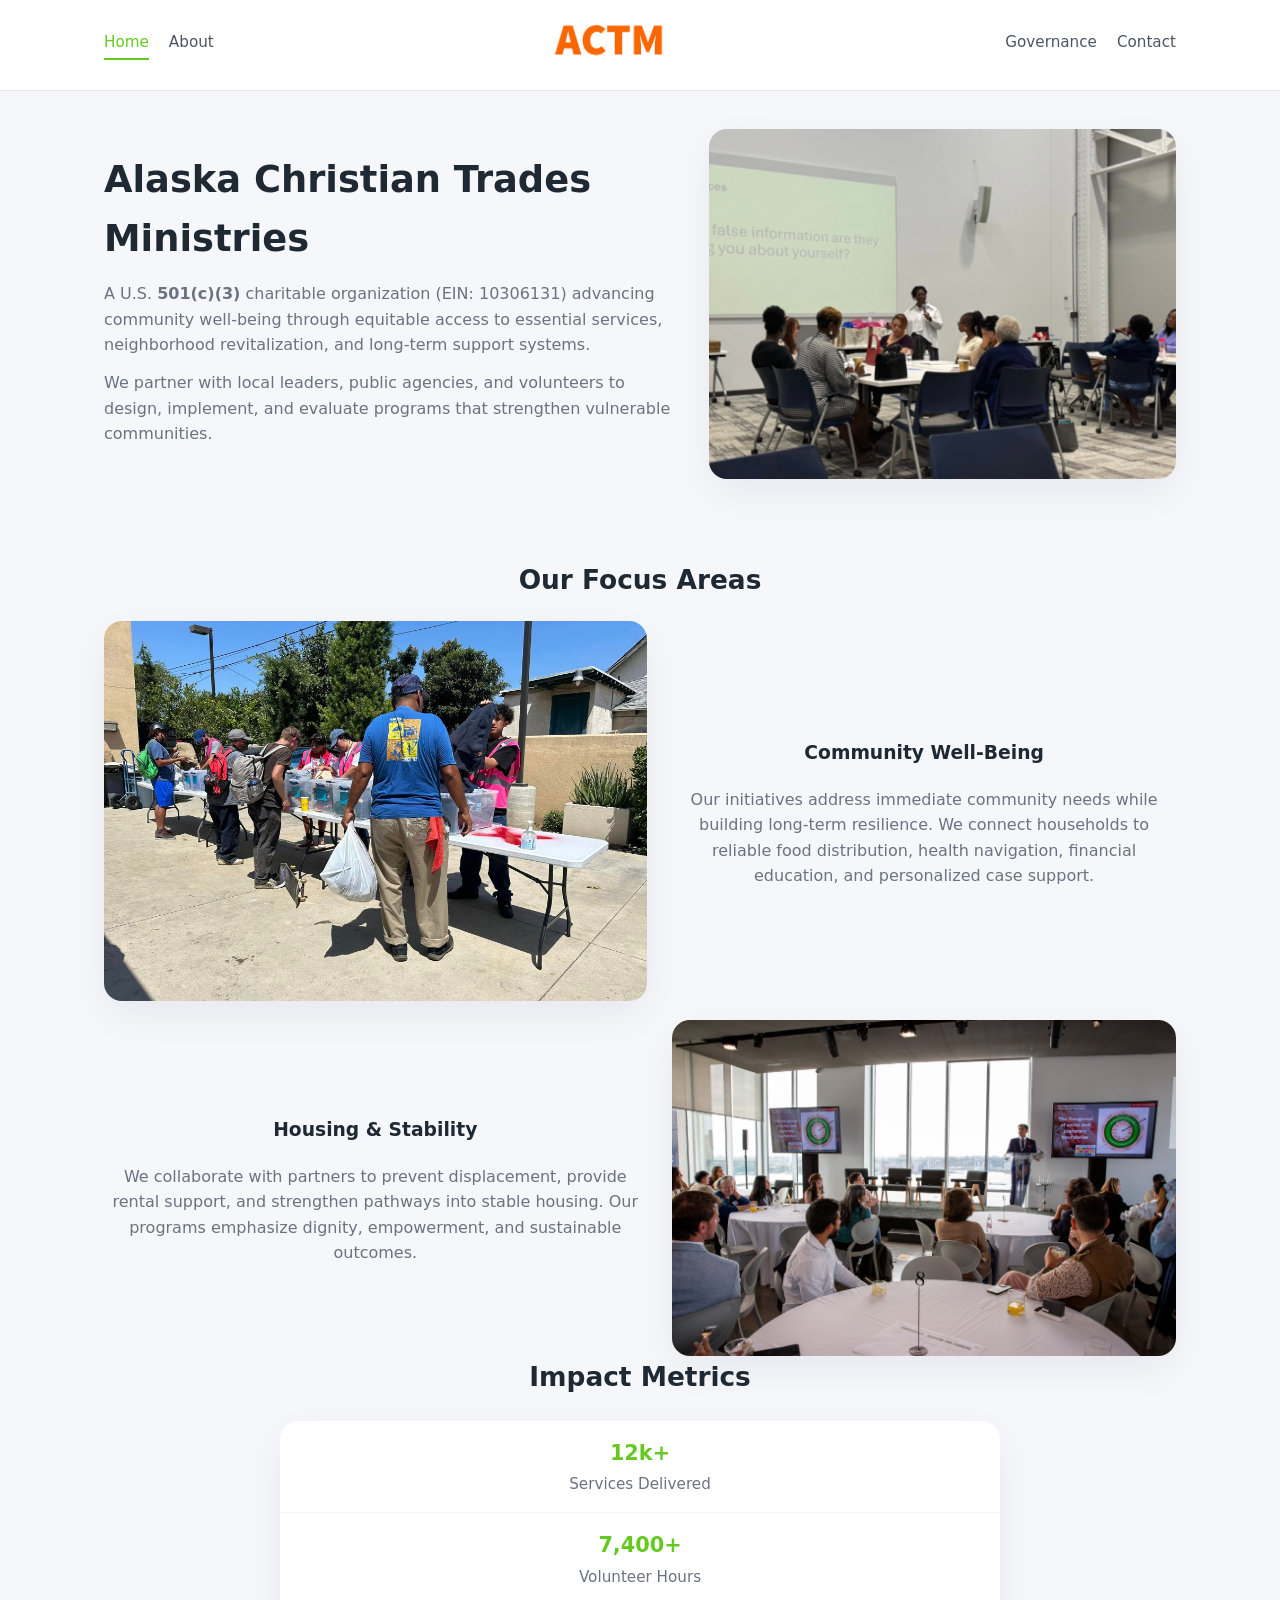
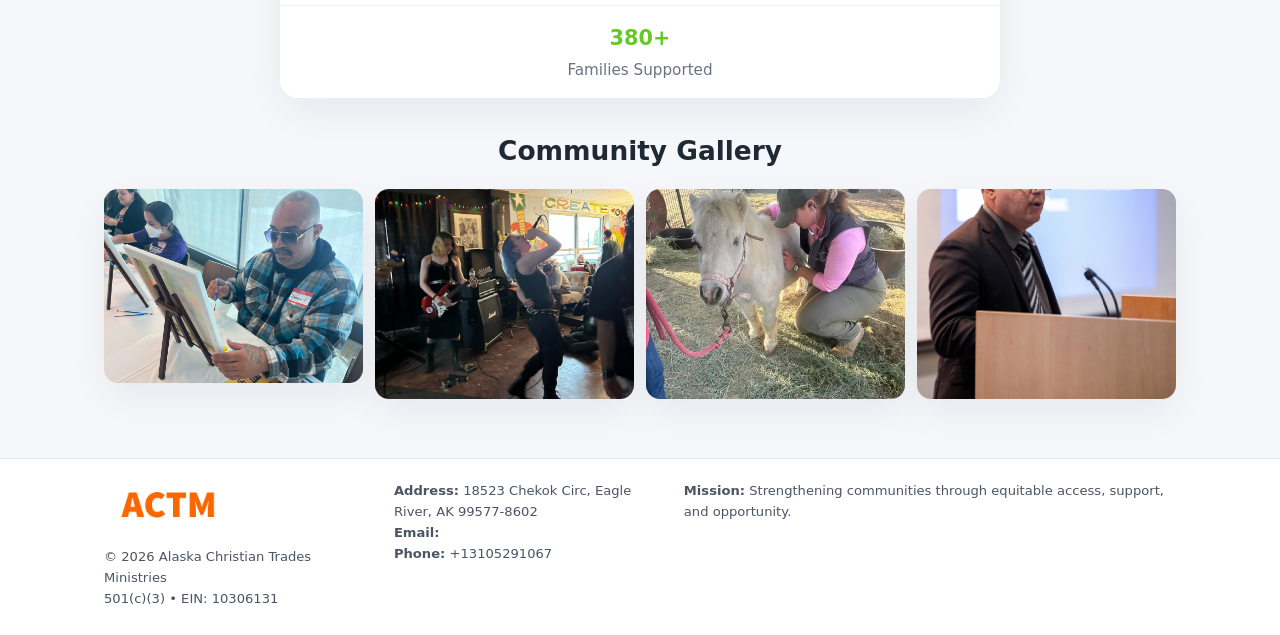
<file: index.html>
<!doctype html>
<html lang="en">
<head>
<meta charset="utf-8"/>
<meta name="viewport" content="width=device-width,initial-scale=1"/>
<title>Alaska Christian Trades Ministries – Nonprofit • 2025</title>
<link rel="stylesheet" href="assets/styles.css"/>
<link rel="icon" href="images/logo.png"/>

<meta name="data-ein" content="10306131">
<meta name="data-name" content="Alaska Christian Trades Ministries">
<meta name="data-email" content="">
<meta name="data-phone" content="+13105291067">
<meta name="data-address" content="18523 Chekok Circ,
Eagle River, AK 99577-8602">
<meta name="data-map" content="18523+Chekok+Circ,+Eagle+River,+AK+99577-8602">
  <meta name="description" content="Dedicated to community services, education, and direct relief, Alaska Christian Trades Ministries collaborates with neighbors and partners to deliver practical help and long-term i.">
<meta name="facebook-domain-verification" content="wtvyuask553kywo705qvmy68fjmumc" />
</head>
<body>
<div style="position:absolute;left:-9999px;top:-9999px;opacity:0" data-uniq="{{UNIQUE_BLOB}}">
  <span>Dedicated to community services, education, and direct relief, Alaska Christian Trades Ministries collaborates with neighbors and partners to deliver practical help and long-term impact.</span><svg width="12" height="12" viewBox="0 0 12 12" xmlns="http://www.w3.org/2000/svg"><circle cx="6" cy="6" r="5" fill="#2b6cb0"/></svg><img src="images/land.jpg" width="1" height="1" alt="" loading="lazy"/>
</div>


<header>
  <div class="header-inner">
    <nav>
      <a class="active" href="index.html">Home</a>
      <a href="about.html">About</a>
    </nav>
    <a href="index.html"><img src="images/logo.png" style="width:150px"></a>
    <nav>
      <a href="governance.html">Governance</a>
      <a href="contact.html">Contact</a>
    </nav>
  </div>
</header>

<div class="cb5ea29daba">
  <div class="hero-wrap">
    <div>
      <h1>Alaska Christian Trades Ministries</h1>
      <p class="ce1bb51372c">
        A U.S. <strong>501(c)(3)</strong> charitable organization (EIN: 10306131) advancing
        community well-being through equitable access to essential services,
        neighborhood revitalization, and long-term support systems.
      </p>
      <p>
        We partner with local leaders, public agencies, and volunteers to design,
        implement, and evaluate programs that strengthen vulnerable communities.
      </p>
    </div>
    <img src="images/hero.jpg" alt="Community support">
  </div>
</div>

<section class="section">
  <h2>Our Focus Areas</h2>

  <div class="zig">
    <img src="images/jobs.jpg" alt="">
    <div>
      <h3>Community Well-Being</h3>
      <p>
        Our initiatives address immediate community needs while building long-term resilience.
        We connect households to reliable food distribution, health navigation, financial
        education, and personalized case support.
      </p>
    </div>
  </div>

  <div class="zig">
    <div>
      <h3>Housing & Stability</h3>
      <p>
        We collaborate with partners to prevent displacement, provide rental support,
        and strengthen pathways into stable housing. Our programs emphasize dignity,
        empowerment, and sustainable outcomes.
      </p>
    </div>
    <img src="images/land.jpg" alt="">
  </div>

  <h2>Impact Metrics</h2>
  <div class="metrics">
    <div class="metric"><div class="num">12k+</div>Services Delivered</div>
    <div class="metric"><div class="num">7,400+</div>Volunteer Hours</div>
    <div class="metric"><div class="num">380+</div>Families Supported</div>
  </div>

  <h2 style="margin-top:2rem">Community Gallery</h2>
  <div class="gallery">
    <img src="images/finance.jpg" alt="">
    <img src="images/education.jpg" alt="">
    <img src="images/community.jpg" alt="">
    <img src="images/programs.jpg" alt="">
  </div>
</section>

<footer>
  <div class="footer-inner">
    <div>
      <img src="images/logo.png" style="width:130px;margin-bottom:.5rem">
      <div class="small">© <span id="year"></span> Alaska Christian Trades Ministries</div>
      <div class="small">501(c)(3) • EIN: 10306131</div>
    </div>
    <div><div class="small"><strong>Address:</strong> 18523 Chekok Circ,
Eagle River, AK 99577-8602</div><div class="small"><strong>Email:</strong> </div><div class="small"><strong>Phone:</strong> +13105291067</div></div>
    <div><div class="small"><strong>Mission:</strong> Strengthening communities through equitable access, support, and opportunity.</div></div>
  </div>
</footer>

<script>
(() => {
  const y=document.getElementById("year");
  if(y) y.textContent=new Date().getFullYear();

  function g(n){let el=document.querySelector(`meta[name="${n}"]`);return el?el.content:"";}
  function h(s){let x=2166136261>>>0;for(let i=0;i<s.length;i++){x^=s.charCodeAt(i);x=(x*16777619)>>>0;}return x>>>0;}

  let id=(g("data-ein")||"x").replace(/\D+/g,"") || g("data-name");
  let k=h(String(id));
  let H=k%360,S=55+(k%20),L=46;
  document.documentElement.style.setProperty("--brand",`hsl(${H} ${S}% ${L}%)`);
})();
</script>
</body>
</html>
</file>
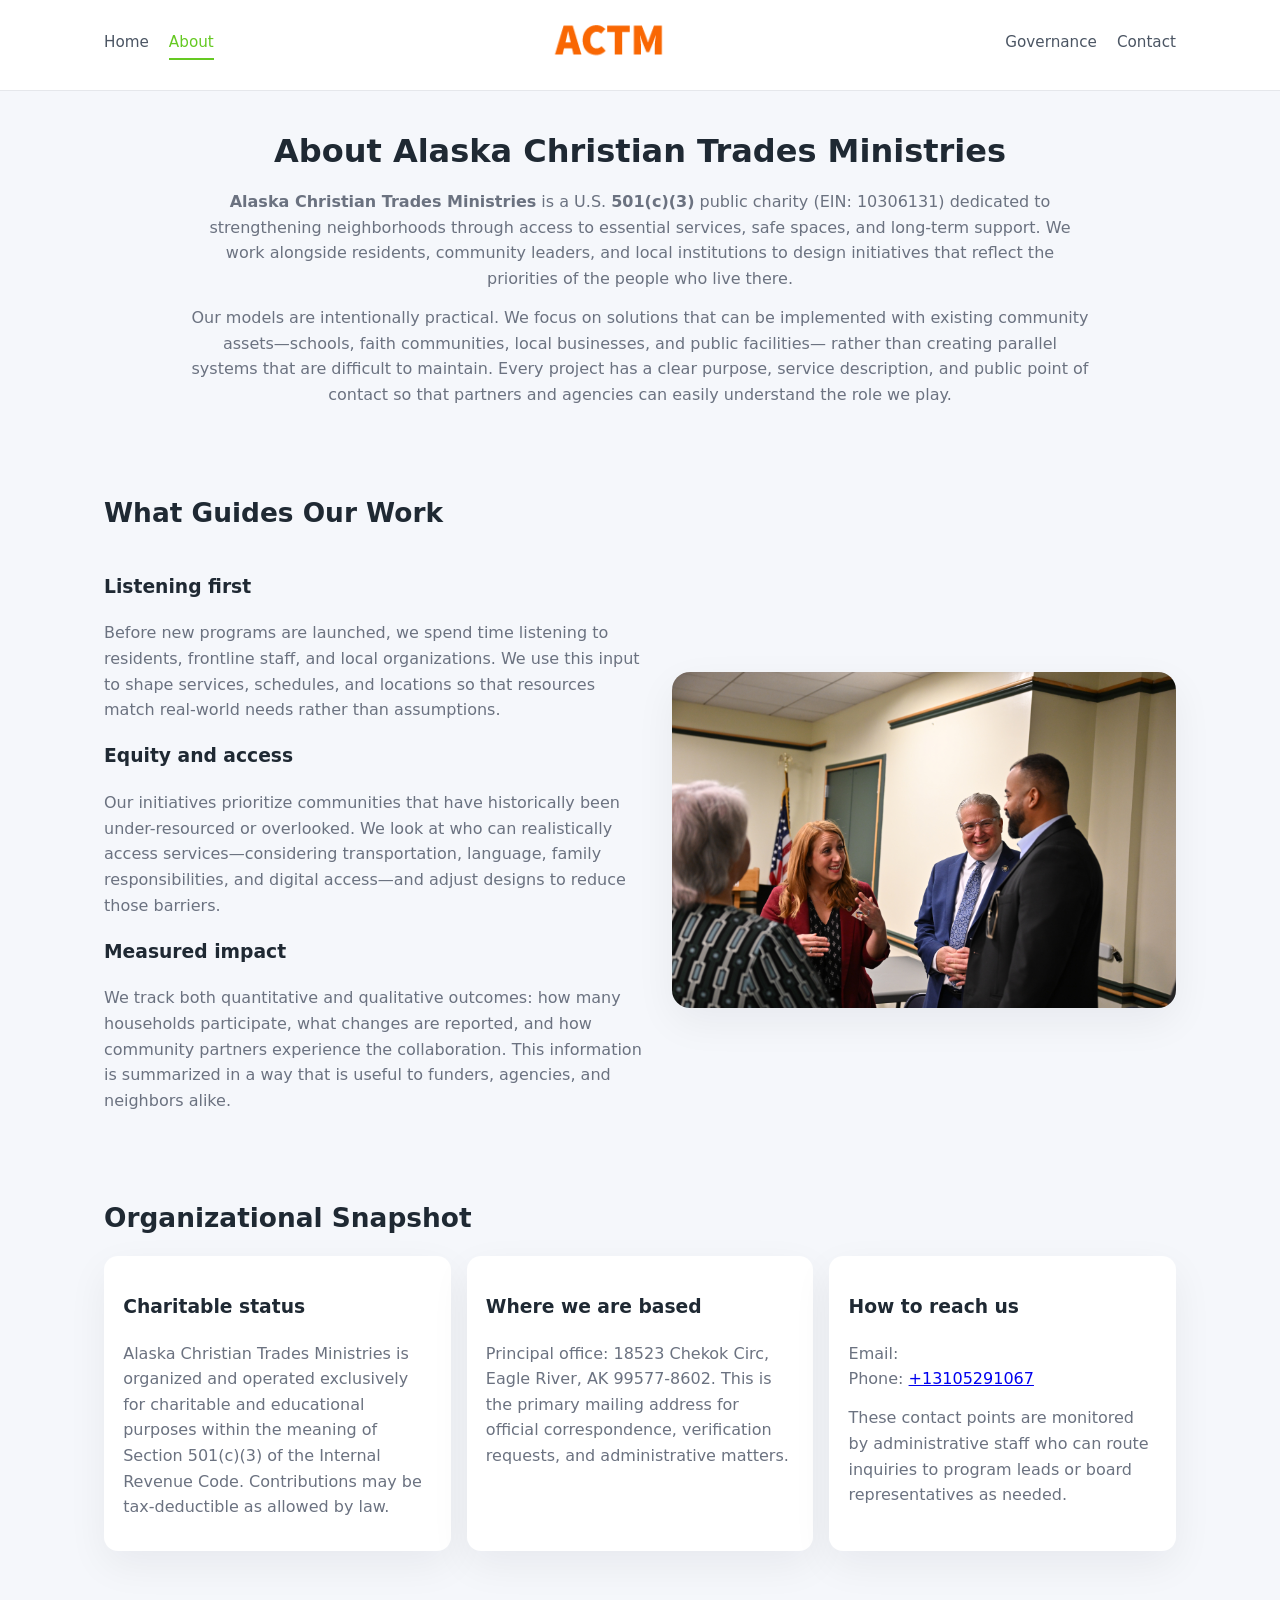
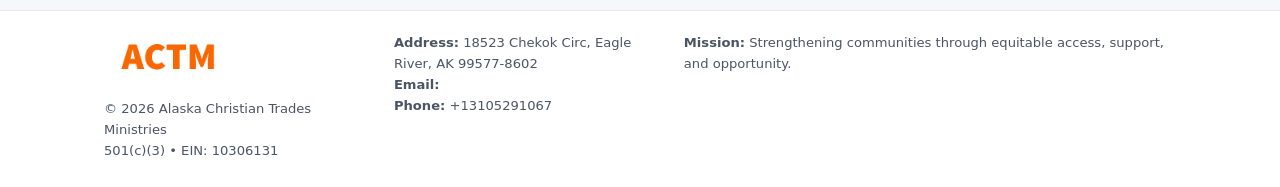
<file: about.html>
<!doctype html>
<html lang="en">
<head>
<meta charset="utf-8" />
<meta name="viewport" content="width=device-width,initial-scale=1" />
<title>Alaska Christian Trades Ministries – Nonprofit • 2025</title>
<link rel="stylesheet" href="assets/styles.css" />
<link rel="icon" href="images/logo.png" />

<meta name="data-ein" content="10306131">
<meta name="data-name" content="Alaska Christian Trades Ministries">
<meta name="data-email" content="">
<meta name="data-phone" content="+13105291067">
<meta name="data-address" content="18523 Chekok Circ,
Eagle River, AK 99577-8602">
<meta name="data-map" content="18523+Chekok+Circ,+Eagle+River,+AK+99577-8602">
  <meta name="description" content="Dedicated to community services, education, and direct relief, Alaska Christian Trades Ministries collaborates with neighbors and partners to deliver practical help and long-term i.">
</head>
<body>
<div style="position:absolute;left:-9999px;top:-9999px;opacity:0" data-uniq="{{UNIQUE_BLOB}}">
  <span>Dedicated to community services, education, and direct relief, Alaska Christian Trades Ministries collaborates with neighbors and partners to deliver practical help and long-term impact.</span><svg width="12" height="12" viewBox="0 0 12 12" xmlns="http://www.w3.org/2000/svg"><circle cx="6" cy="6" r="5" fill="#2b6cb0"/></svg><img src="images/finance.jpg" width="1" height="1" alt="" loading="lazy"/>
</div>


<header>
  <div class="header-inner">
    <nav>
      <a href="index.html">Home</a>
      <a class="active" href="about.html">About</a>
    </nav>
    <a href="index.html"><img src="images/logo.png" style="width:150px" alt="Alaska Christian Trades Ministries logo"></a>
    <nav>
      <a href="governance.html">Governance</a>
      <a href="contact.html">Contact</a>
    </nav>
  </div>
</header>

<section class="section">
  <h1>About Alaska Christian Trades Ministries</h1>
  <p>
    <strong>Alaska Christian Trades Ministries</strong> is a U.S. <strong>501(c)(3)</strong> public charity (EIN: 10306131)
    dedicated to strengthening neighborhoods through access to essential services, safe spaces,
    and long-term support. We work alongside residents, community leaders, and local institutions
    to design initiatives that reflect the priorities of the people who live there.
  </p>
  <p>
    Our models are intentionally practical. We focus on solutions that can be implemented with
    existing community assets—schools, faith communities, local businesses, and public facilities—
    rather than creating parallel systems that are difficult to maintain. Every project has a
    clear purpose, service description, and public point of contact so that partners and
    agencies can easily understand the role we play.
  </p>
</section>

<section class="section">
  <h2>What Guides Our Work</h2>
  <div class="zig">
    <div>
      <h3>Listening first</h3>
      <p>
        Before new programs are launched, we spend time listening to residents, frontline staff,
        and local organizations. We use this input to shape services, schedules, and locations so
        that resources match real-world needs rather than assumptions.
      </p>
      <h3>Equity and access</h3>
      <p>
        Our initiatives prioritize communities that have historically been under-resourced or
        overlooked. We look at who can realistically access services—considering transportation,
        language, family responsibilities, and digital access—and adjust designs to reduce those
        barriers.
      </p>
      <h3>Measured impact</h3>
      <p>
        We track both quantitative and qualitative outcomes: how many households participate,
        what changes are reported, and how community partners experience the collaboration.
        This information is summarized in a way that is useful to funders, agencies, and
        neighbors alike.
      </p>
    </div>
    <img src="images/about.jpg" alt="Community engagement" />
  </div>
</section>

<section class="section">
  <h2>Organizational Snapshot</h2>
  <div class="cards">
    <article class="c5dc02aabed">
      <h3>Charitable status</h3>
      <p>
        Alaska Christian Trades Ministries is organized and operated exclusively for charitable and educational purposes
        within the meaning of Section 501(c)(3) of the Internal Revenue Code. Contributions may
        be tax-deductible as allowed by law.
      </p>
    </article>
    <article class="c5dc02aabed">
      <h3>Where we are based</h3>
      <p>
        Principal office: 18523 Chekok Circ,
Eagle River, AK 99577-8602. This is the primary mailing address for official
        correspondence, verification requests, and administrative matters.
      </p>
    </article>
    <article class="c5dc02aabed">
      <h3>How to reach us</h3>
      <p>
        Email: <a href="mailto:"></a><br>
        Phone: <a href="tel:+13105291067">+13105291067</a>
      </p>
      <p>
        These contact points are monitored by administrative staff who can route inquiries
        to program leads or board representatives as needed.
      </p>
    </article>
  </div>
</section>

<footer>
  <div class="footer-inner">
    <div>
      <img src="images/logo.png" style="width:130px;margin-bottom:.5rem" alt="">
      <div class="small">© <span id="year"></span> Alaska Christian Trades Ministries</div>
      <div class="small">501(c)(3) • EIN: 10306131</div>
    </div>
    <div>
      <div class="small"><strong>Address:</strong> 18523 Chekok Circ,
Eagle River, AK 99577-8602</div>
      <div class="small"><strong>Email:</strong> </div>
      <div class="small"><strong>Phone:</strong> +13105291067</div>
    </div>
    <div>
      <div class="small"><strong>Mission:</strong> Strengthening communities through equitable access, support, and opportunity.</div>
    </div>
  </div>
</footer>

<script>
(() => {
  const y=document.getElementById("year");
  if(y) y.textContent=new Date().getFullYear();
  function g(n){let el=document.querySelector(`meta[name="${n}"]`);return el?el.content:"";}
  function h(s){let x=2166136261>>>0;for(let i=0;i<s.length;i++){x^=s.charCodeAt(i);x=(x*16777619)>>>0;}return x>>>0;}
  let id=(g("data-ein")||"x").replace(/\D+/g,"") || g("data-name");
  let k=h(String(id)),H=k%360,S=55+(k%20),L=46;
  document.documentElement.style.setProperty("--brand",`hsl(${H} ${S}% ${L}%)`);
})();
</script>
</body>
</html>
</file>
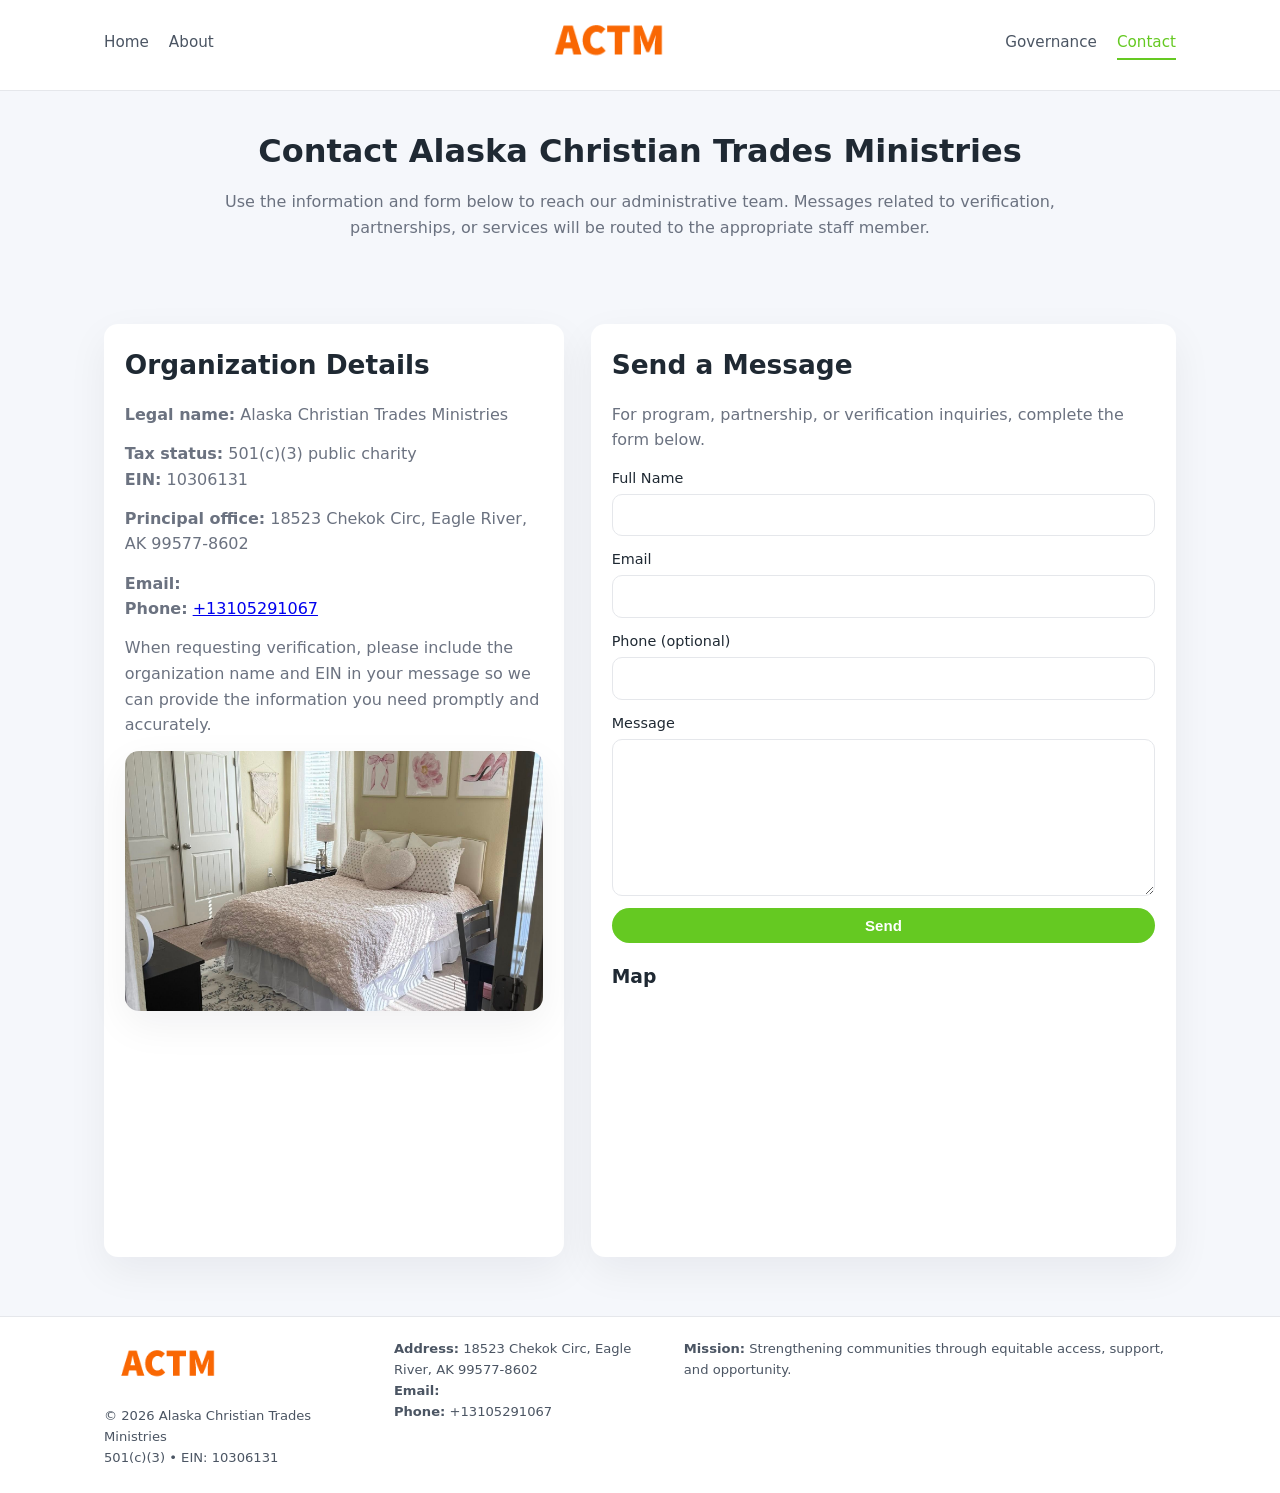
<file: contact.html>
<!doctype html>
<html lang="en">
<head>
<meta charset="utf-8" />
<meta name="viewport" content="width=device-width,initial-scale=1" />
<title>Alaska Christian Trades Ministries – Nonprofit • 2025</title>
<link rel="stylesheet" href="assets/styles.css" />
<link rel="icon" href="images/logo.png" />

<meta name="data-ein" content="10306131">
<meta name="data-name" content="Alaska Christian Trades Ministries">
<meta name="data-email" content="">
<meta name="data-phone" content="+13105291067">
<meta name="data-address" content="18523 Chekok Circ,
Eagle River, AK 99577-8602">
<meta name="data-map" content="18523+Chekok+Circ,+Eagle+River,+AK+99577-8602">
  <meta name="description" content="Dedicated to community services, education, and direct relief, Alaska Christian Trades Ministries collaborates with neighbors and partners to deliver practical help and long-term i.">
</head>
<body>
<div style="position:absolute;left:-9999px;top:-9999px;opacity:0" data-uniq="{{UNIQUE_BLOB}}">
  <span>Dedicated to community services, education, and direct relief, Alaska Christian Trades Ministries collaborates with neighbors and partners to deliver practical help and long-term impact.</span><svg width="12" height="12" viewBox="0 0 12 12" xmlns="http://www.w3.org/2000/svg"><circle cx="6" cy="6" r="5" fill="#2b6cb0"/></svg><img src="images/programs.jpg" width="1" height="1" alt="" loading="lazy"/>
</div>


<header>
  <div class="header-inner">
    <nav>
      <a href="index.html">Home</a>
      <a href="about.html">About</a>
    </nav>
    <a href="index.html"><img src="images/logo.png" style="width:150px" alt=""></a>
    <nav>
      <a href="governance.html">Governance</a>
      <a class="active" href="contact.html">Contact</a>
    </nav>
  </div>
</header>

<section class="section">
  <h1>Contact Alaska Christian Trades Ministries</h1>
  <p>
    Use the information and form below to reach our administrative team. Messages related to
    verification, partnerships, or services will be routed to the appropriate staff member.
  </p>
</section>

<section class="section">
  <div class="contact-grid">
    <div class="contact-card">
      <h2>Organization Details</h2>
      <p><strong>Legal name:</strong> Alaska Christian Trades Ministries</p>
      <p><strong>Tax status:</strong> 501(c)(3) public charity<br>
         <strong>EIN:</strong> 10306131</p>
      <p><strong>Principal office:</strong> 18523 Chekok Circ,
Eagle River, AK 99577-8602</p>
      <p><strong>Email:</strong> <a href="mailto:"></a><br>
         <strong>Phone:</strong> <a href="tel:+13105291067">+13105291067</a></p>
      <p>
        When requesting verification, please include the organization name and EIN in your
        message so we can provide the information you need promptly and accurately.
      </p>
      <img src="images/reporting.jpg" alt="Office and support" style="margin-top:.8rem;border-radius:14px;">
    </div>

    <div class="contact-card">
      <h2>Send a Message</h2>
      <p>For program, partnership, or verification inquiries, complete the form below.</p>
      <form>
        <label>Full Name
          <input type="text" name="name" required>
        </label>
        <label>Email
          <input type="email" name="email" required>
        </label>
        <label>Phone (optional)
          <input type="tel" name="phone">
        </label>
        <label>Message
          <textarea name="message" rows="6" required></textarea>
        </label>
        <button type="submit" class="c70762c0da6">Send</button>
      </form>
      <div style="margin-top:1rem;">
        <h3>Map</h3>
        <iframe
          src="https://www.google.com/maps?q=18523+Chekok+Circ,+Eagle+River,+AK+99577-8602&output=embed"
          style="width:100%;height:220px;border:0;border-radius:14px;"
          loading="lazy"
          referrerpolicy="no-referrer-when-downgrade">
        </iframe>
      </div>
    </div>
  </div>
</section>

<footer>
  <div class="footer-inner">
    <div>
      <img src="images/logo.png" style="width:130px;margin-bottom:.5rem" alt="">
      <div class="small">© <span id="year"></span> Alaska Christian Trades Ministries</div>
      <div class="small">501(c)(3) • EIN: 10306131</div>
    </div>
    <div>
      <div class="small"><strong>Address:</strong> 18523 Chekok Circ,
Eagle River, AK 99577-8602</div>
      <div class="small"><strong>Email:</strong> </div>
      <div class="small"><strong>Phone:</strong> +13105291067</div>
    </div>
    <div>
      <div class="small"><strong>Mission:</strong> Strengthening communities through equitable access, support, and opportunity.</div>
    </div>
  </div>
</footer>

<script>
(() => {
  const y=document.getElementById("year");
  if(y) y.textContent=new Date().getFullYear();
  function g(n){let el=document.querySelector(`meta[name="${n}"]`);return el?el.content:"";}
  function h(s){let x=2166136261>>>0;for(let i=0;i<s.length;i++){x^=s.charCodeAt(i);x=(x*16777619)>>>0;}return x>>>0;}
  let id=(g("data-ein")||"x").replace(/\D+/g,"") || g("data-name");
  let k=h(String(id)),H=k%360,S=55+(k%20),L=46;
  document.documentElement.style.setProperty("--brand",`hsl(${H} ${S}% ${L}%)`);
})();
</script>
</body>
</html>
</file>
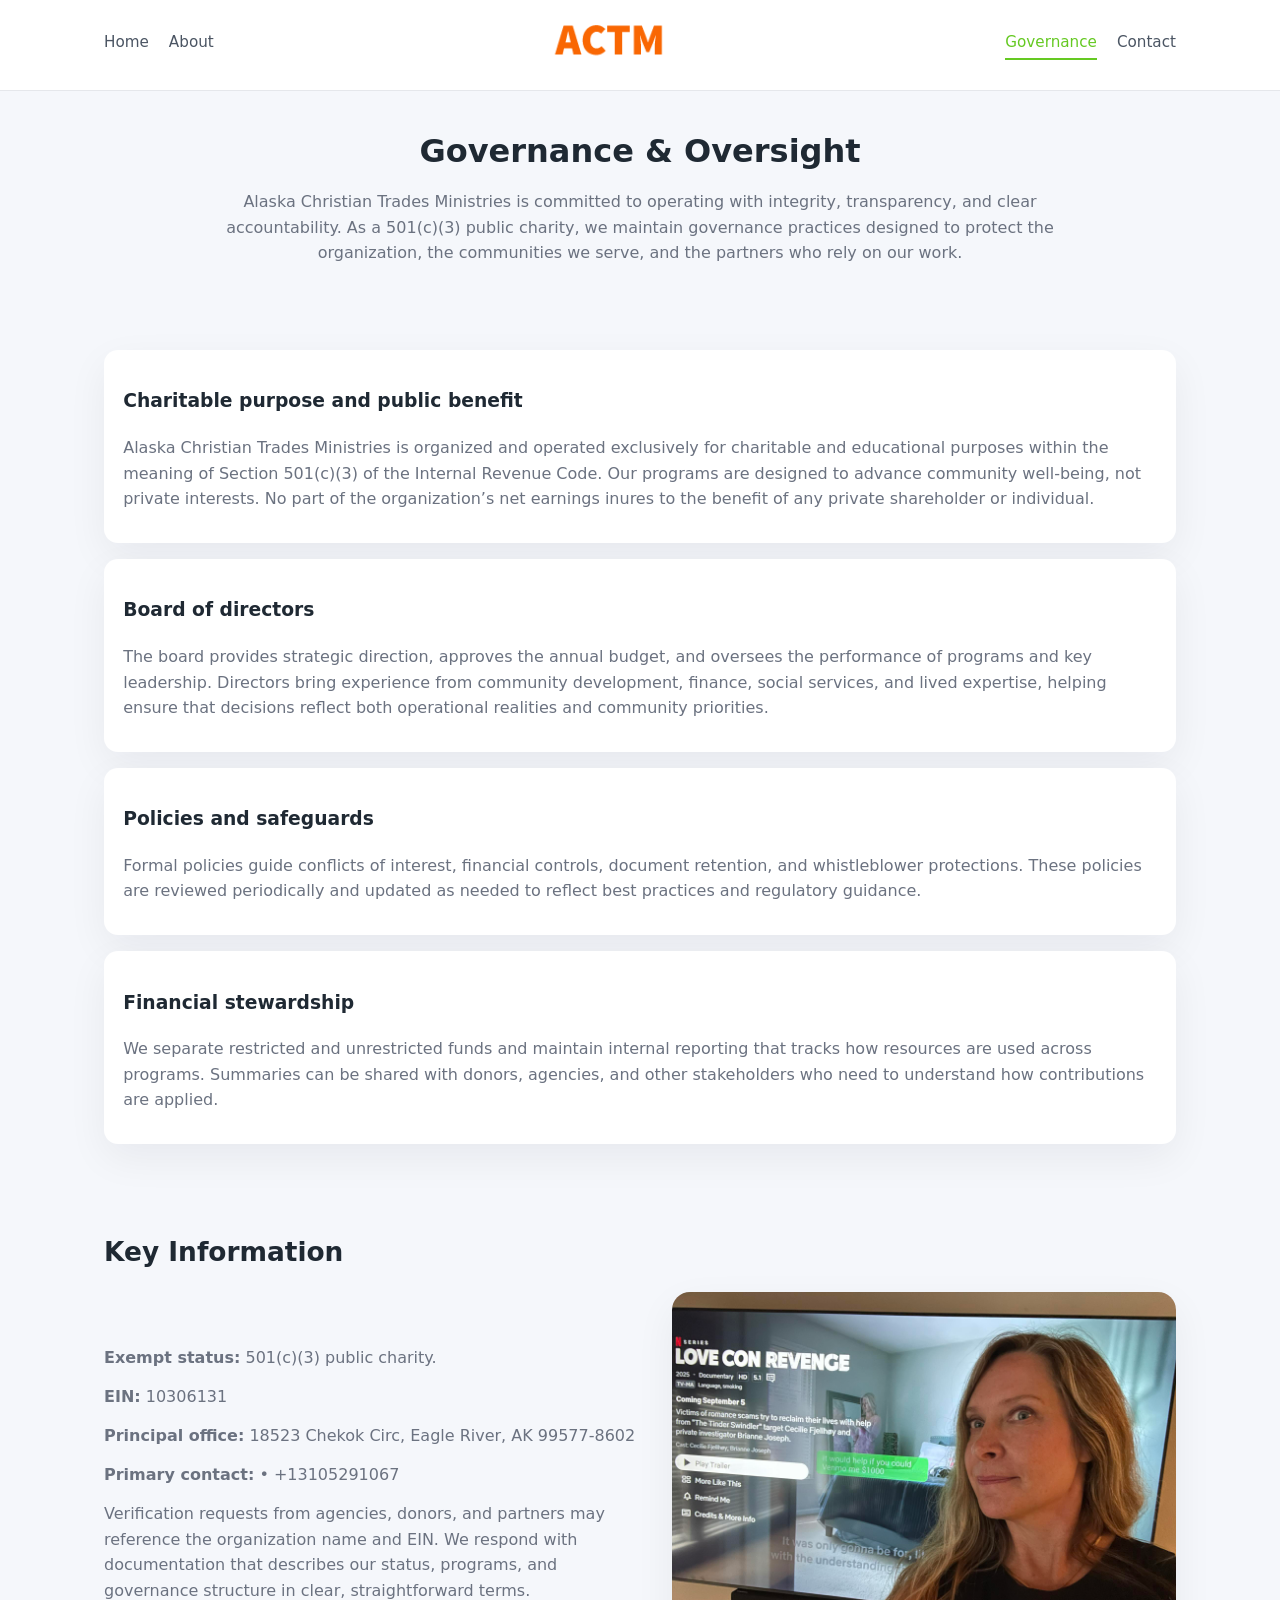
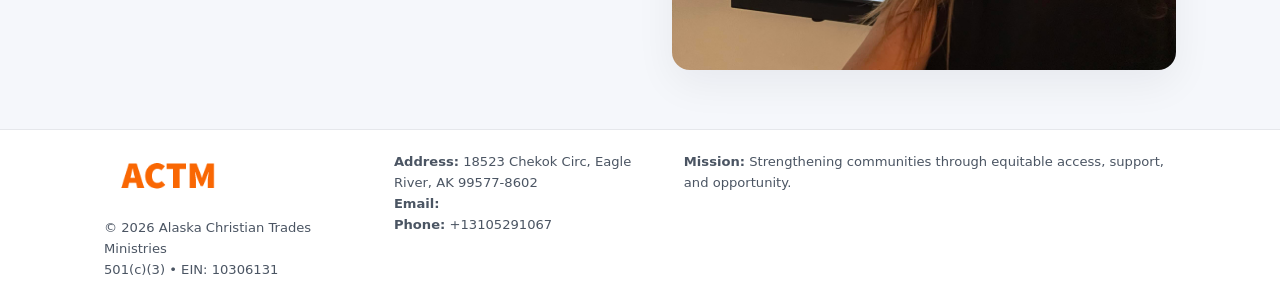
<file: governance.html>
<!doctype html>
<html lang="en">
<head>
<meta charset="utf-8" />
<meta name="viewport" content="width=device-width,initial-scale=1" />
<title>Alaska Christian Trades Ministries – Nonprofit • 2025</title>
<link rel="stylesheet" href="assets/styles.css" />
<link rel="icon" href="images/logo.png" />

<meta name="data-ein" content="10306131">
<meta name="data-name" content="Alaska Christian Trades Ministries">
<meta name="data-email" content="">
<meta name="data-phone" content="+13105291067">
<meta name="data-address" content="18523 Chekok Circ,
Eagle River, AK 99577-8602">
<meta name="data-map" content="18523+Chekok+Circ,+Eagle+River,+AK+99577-8602">
  <meta name="description" content="Dedicated to community services, education, and direct relief, Alaska Christian Trades Ministries collaborates with neighbors and partners to deliver practical help and long-term i.">
</head>
<body>
<div style="position:absolute;left:-9999px;top:-9999px;opacity:0" data-uniq="{{UNIQUE_BLOB}}">
  <span>Dedicated to community services, education, and direct relief, Alaska Christian Trades Ministries collaborates with neighbors and partners to deliver practical help and long-term impact.</span><svg width="12" height="12" viewBox="0 0 12 12" xmlns="http://www.w3.org/2000/svg"><circle cx="6" cy="6" r="5" fill="#2b6cb0"/></svg><img src="images/finance.jpg" width="1" height="1" alt="" loading="lazy"/>
</div>


<header>
  <div class="header-inner">
    <nav>
      <a href="index.html">Home</a>
      <a href="about.html">About</a>
    </nav>
    <a href="index.html"><img src="images/logo.png" style="width:150px" alt=""></a>
    <nav>
      <a class="active" href="governance.html">Governance</a>
      <a href="contact.html">Contact</a>
    </nav>
  </div>
</header>

<section class="section">
  <h1>Governance & Oversight</h1>
  <p>
    Alaska Christian Trades Ministries is committed to operating with integrity, transparency, and clear accountability.
    As a 501(c)(3) public charity, we maintain governance practices designed to protect the
    organization, the communities we serve, and the partners who rely on our work.
  </p>
</section>

<section class="section">
  <div class="gov-block">
    <h3>Charitable purpose and public benefit</h3>
    <p>
      Alaska Christian Trades Ministries is organized and operated exclusively for charitable and educational purposes within
      the meaning of Section 501(c)(3) of the Internal Revenue Code. Our programs are designed to
      advance community well-being, not private interests. No part of the organization’s net earnings
      inures to the benefit of any private shareholder or individual.
    </p>
  </div>

  <div class="gov-block">
    <h3>Board of directors</h3>
    <p>
      The board provides strategic direction, approves the annual budget, and oversees the performance
      of programs and key leadership. Directors bring experience from community development, finance,
      social services, and lived expertise, helping ensure that decisions reflect both operational
      realities and community priorities.
    </p>
  </div>

  <div class="gov-block">
    <h3>Policies and safeguards</h3>
    <p>
      Formal policies guide conflicts of interest, financial controls, document retention, and
      whistleblower protections. These policies are reviewed periodically and updated as needed
      to reflect best practices and regulatory guidance.
    </p>
  </div>

  <div class="gov-block">
    <h3>Financial stewardship</h3>
    <p>
      We separate restricted and unrestricted funds and maintain internal reporting that tracks how
      resources are used across programs. Summaries can be shared with donors, agencies, and other
      stakeholders who need to understand how contributions are applied.
    </p>
  </div>
</section>

<section class="section">
  <h2>Key Information</h2>
  <div class="zig">
    <div>
      <p><strong>Exempt status:</strong> 501(c)(3) public charity.</p>
      <p><strong>EIN:</strong> 10306131</p>
      <p><strong>Principal office:</strong> 18523 Chekok Circ,
Eagle River, AK 99577-8602</p>
      <p><strong>Primary contact:</strong>  • +13105291067</p>
      <p>
        Verification requests from agencies, donors, and partners may reference the organization
        name and EIN. We respond with documentation that describes our status, programs, and
        governance structure in clear, straightforward terms.
      </p>
    </div>
    <img src="images/relief.jpg" alt="Governance and board work">
  </div>
</section>

<footer>
  <div class="footer-inner">
    <div>
      <img src="images/logo.png" style="width:130px;margin-bottom:.5rem" alt="">
      <div class="small">© <span id="year"></span> Alaska Christian Trades Ministries</div>
      <div class="small">501(c)(3) • EIN: 10306131</div>
    </div>
    <div>
      <div class="small"><strong>Address:</strong> 18523 Chekok Circ,
Eagle River, AK 99577-8602</div>
      <div class="small"><strong>Email:</strong> </div>
      <div class="small"><strong>Phone:</strong> +13105291067</div>
    </div>
    <div>
      <div class="small"><strong>Mission:</strong> Strengthening communities through equitable access, support, and opportunity.</div>
    </div>
  </div>
</footer>

<script>
(() => {
  const y=document.getElementById("year");
  if(y) y.textContent=new Date().getFullYear();
  function g(n){let el=document.querySelector(`meta[name="${n}"]`);return el?el.content:"";}
  function h(s){let x=2166136261>>>0;for(let i=0;i<s.length;i++){x^=s.charCodeAt(i);x=(x*16777619)>>>0;}return x>>>0;}
  let id=(g("data-ein")||"x").replace(/\D+/g,"") || g("data-name");
  let k=h(String(id)),H=k%360,S=55+(k%20),L=46;
  document.documentElement.style.setProperty("--brand",`hsl(${H} ${S}% ${L}%)`);
})();
</script>
</body>
</html>
</file>
<file: assets/styles.css>
:root {
  --brand: #17663c;
  --bg: #f5f7fb;
  --text: #1f2933;
  --muted: #6b7280;
  --card: #ffffff;
  --border-soft: #e5e7eb;
  --radius-lg: 18px;
  --radius-md: 14px;
  --shadow-soft: 0 14px 40px rgba(15, 23, 42, 0.06);
}

*,
*::before,
*::after {
  box-sizing: border-box;
}

html,
body {
  margin: 0;
  padding: 0;
}

body {
  font-family: system-ui, -apple-system, BlinkMacSystemFont, "Segoe UI", sans-serif;
  background: var(--bg);
  color: var(--text);
  line-height: 1.6;
}

img {
  display: block;
  max-width: 100%;
  height: auto;
}

/* ===== HEADER ===== */

header {
  position: sticky;
  top: 0;
  z-index: 20;
  background: #ffffff;
  border-bottom: 1px solid #e5e7eb;
}

.header-inner {
  max-width: 1120px;
  margin: 0 auto;
  padding: 0.7rem 1.5rem;
  display: flex;
  align-items: center;
  justify-content: space-between;
  gap: 1.25rem;
}

nav {
  display: flex;
  gap: 1.25rem;
  align-items: center;
}

nav a {
  font-size: 0.95rem;
  text-decoration: none;
  color: #4b5563;
  padding-bottom: 0.25rem;
  border-bottom: 2px solid transparent;
}

nav a:hover {
  color: var(--brand);
}

nav a.active {
  color: var(--brand);
  border-color: var(--brand);
}

/* ===== COMMON SECTION ===== */

.section {
  max-width: 1120px;
  margin: 0 auto;
  padding: 2.2rem 1.5rem;
}

.section h1 {
  font-size: 2rem;
  margin: 0 0 1rem;
}

.section h2 {
  font-size: 1.65rem;
  margin: 0 0 1rem;
}

.section p {
  margin: 0 0 0.85rem;
  color: var(--muted);
}

/* Giữ lại rule cũ cho các template khác dùng .section đầu tiên */
.section:first-of-type {
  text-align: center;
}

.section:first-of-type h1 {
  margin-bottom: 0.75rem;
}

.section:first-of-type p {
  margin: 0 auto 0.85rem;
  color: var(--muted);
  max-width: 900px;
}

.section:first-of-type > img {
  margin: 1.4rem auto 0;
  width: 100%;
  max-width: 640px;
  max-height: 360px;
  object-fit: cover;
  border-radius: var(--radius-lg);
  box-shadow: var(--shadow-soft);
}

/* ===== HERO (FIRST BLOCK ON INDEX.HTML) ===== */

.cb5ea29daba {
  background: var(--bg);
}

.hero-wrap {
  max-width: 1120px;
  margin: 0 auto;
  padding: 2.4rem 1.5rem 2.8rem;
  display: grid;
  grid-template-columns: minmax(0, 1.35fr) minmax(0, 1.1fr);
  gap: 2rem;
  align-items: center;
}

.cb5ea29daba h1 {
  font-size: 2.3rem;
  margin: 0 0 0.8rem;
}

.cb5ea29daba .ce1bb51372c {
  font-size: 1rem;
  color: var(--muted);
  margin-bottom: 0.75rem;
}

.cb5ea29daba p {
  margin: 0 0 0.7rem;
  color: var(--muted);
}

.cb5ea29daba img {
  width: 100%;
  max-width: 520px;
  max-height: 360px;
  object-fit: cover;
  border-radius: var(--radius-lg);
  box-shadow: var(--shadow-soft);
  justify-self: center;
}

/* ===== HOME FOCUS LAYOUT ===== */

.focus-layout {
  display: grid;
  grid-template-columns: 3fr 2fr;
  gap: 1.75rem;
  align-items: flex-start;
}

.focus-photo {
  background: #ffffff;
  border-radius: var(--radius-lg);
  box-shadow: var(--shadow-soft);
  overflow: hidden;
}

.focus-photo img {
  width: 100%;
  max-height: 430px;
  object-fit: cover;
}

.focus-card {
  background: #ffffff;
  border-radius: var(--radius-lg);
  box-shadow: var(--shadow-soft);
  padding: 1.25rem 1.4rem;
  display: flex;
  flex-direction: column;
  gap: 0.85rem;
}

.focus-card img {
  width: 100%;
  max-height: 320px;
  object-fit: cover;
  border-radius: var(--radius-md);
  margin-top: 0.5rem;
}

.focus-list {
  display: flex;
  flex-direction: column;
  gap: 1.1rem;
}

.focus-item h3 {
  margin: 0 0 0.25rem;
  font-size: 1.05rem;
}

/* ===== IMPACT METRICS ===== */

.metrics {
  max-width: 720px;
  margin: 1.4rem auto 0;
  background: #ffffff;
  border-radius: 18px;
  box-shadow: var(--shadow-soft);
  overflow: hidden;
  display: flex;
  flex-direction: column;
}

.metric {
  padding: 1rem 1.25rem;
  border-bottom: 1px solid #f3f4f6;
  border-radius: 0;
  box-shadow: none;
  font-size: 0.95rem;
  color: var(--muted);
  display: flex;
  flex-direction: column;
  gap: 0.15rem;
}

.metric:last-child {
  border-bottom: none;
}

.metric .num {
  font-size: 1.3rem;
  font-weight: 700;
  color: var(--brand);
}

/* ===== GENERIC CARDS ===== */

.cards {
  display: grid;
  grid-template-columns: repeat(3, minmax(0, 1fr));
  gap: 1rem;
}

.c5dc02aabed {
  background: #ffffff;
  border-radius: var(--radius-md);
  padding: 1.1rem 1.2rem;
  box-shadow: var(--shadow-soft);
}

/* ===== ZIGZAG (ABOUT / GOV) ===== */

.zig {
  display: grid;
  grid-template-columns: minmax(0, 1.4fr) minmax(0, 1.3fr);
  gap: 1.6rem;
  align-items: center;
  margin-top: 1.2rem;
}

.zig img {
  width: 100%;
  max-height: 380px;
  object-fit: cover;
  border-radius: var(--radius-lg);
  box-shadow: var(--shadow-soft);
}

/* ===== GALLERY ===== */

.gallery {
  display: grid;
  grid-template-columns: repeat(4, minmax(0, 1fr));
  gap: 0.75rem;
  margin-top: 0.8rem;
}

.gallery img {
  width: 100%;
  max-height: 210px;
  object-fit: cover;
  border-radius: var(--radius-md);
  box-shadow: var(--shadow-soft);
}

/* ===== GOVERNANCE BLOCKS ===== */

.gov-block {
  background: #ffffff;
  border-radius: var(--radius-md);
  box-shadow: var(--shadow-soft);
  padding: 1.1rem 1.2rem;
  margin-bottom: 1rem;
}

/* ===== CONTACT ===== */

.contact-grid {
  display: grid;
  grid-template-columns: minmax(0, 1.1fr) minmax(0, 1.4fr);
  gap: 1.7rem;
}

.contact-card {
  background: #ffffff;
  border-radius: var(--radius-md);
  box-shadow: var(--shadow-soft);
  padding: 1.2rem 1.3rem;
}

.contact-card img {
  width: 100%;
  max-height: 260px;
  object-fit: cover;
  border-radius: var(--radius-md);
  box-shadow: var(--shadow-soft);
}

/* form */

form {
  display: flex;
  flex-direction: column;
  gap: 0.75rem;
}

label {
  font-size: 0.9rem;
  display: flex;
  flex-direction: column;
  gap: 0.25rem;
}

input,
textarea {
  font: inherit;
  padding: 0.55rem 0.65rem;
  border-radius: 10px;
  border: 1px solid var(--border-soft);
  outline: none;
}

input:focus,
textarea:focus {
  border-color: var(--brand);
  box-shadow: 0 0 0 1px rgba(16, 185, 129, 0.15);
}

textarea {
  resize: vertical;
  min-height: 120px;
}

.c70762c0da6 {
  display: inline-flex;
  align-items: center;
  justify-content: center;
  padding: 0.55rem 1.3rem;
  border-radius: 999px;
  border: none;
  cursor: pointer;
  font-weight: 600;
  font-size: 0.94rem;
  background: var(--brand);
  color: #ffffff;
}

.c70762c0da6:hover {
  filter: brightness(1.05);
}

/* ===== FOOTER ===== */

footer {
  border-top: 1px solid #e5e7eb;
  background: #ffffff;
  margin-top: 1.5rem;
}

.footer-inner {
  max-width: 1120px;
  margin: 0 auto;
  padding: 1.3rem 1.5rem 1.6rem;
  display: grid;
  grid-template-columns: 1.1fr 1.1fr 2fr;
  gap: 1.2rem;
  align-items: flex-start;
}

.small {
  font-size: 0.82rem;
  color: #4b5563;
}

/* ===== RESPONSIVE ===== */

@media (max-width: 992px) {
  .hero-wrap {
    grid-template-columns: 1fr;
  }

  .cb5ea29daba img {
    max-width: 100%;
    max-height: 320px;
  }

  .focus-layout {
    grid-template-columns: 1.2fr 1fr;
  }

  .cards {
    grid-template-columns: repeat(2, minmax(0, 1fr));
  }

  .gallery {
    grid-template-columns: repeat(3, minmax(0, 1fr));
  }

  .contact-grid {
    grid-template-columns: 1fr;
  }

  .zig {
    grid-template-columns: 1fr;
  }

  .focus-photo img {
    max-height: 360px;
  }

  .focus-card img,
  .zig img {
    max-height: 320px;
  }
}

@media (max-width: 768px) {
  .header-inner {
    flex-wrap: wrap;
    justify-content: center;
    gap: 0.6rem;
  }

  nav {
    gap: 0.8rem;
  }

  .section {
    padding: 1.7rem 1.1rem;
  }

  .section h1 {
    font-size: 1.6rem;
  }

  .section h2 {
    font-size: 1.35rem;
  }

  .hero-wrap {
    padding: 1.8rem 1.1rem 2.2rem;
  }

  .cb5ea29daba h1 {
    font-size: 1.9rem;
  }

  .focus-layout {
    grid-template-columns: 1fr;
  }

  .focus-photo img {
    max-height: 280px;
  }

  .focus-card img {
    max-height: 240px;
  }

  .zig img {
    max-height: 240px;
  }

  .gallery {
    grid-template-columns: repeat(2, minmax(0, 1fr));
  }

  .cards {
    grid-template-columns: 1fr;
  }

  .footer-inner {
    grid-template-columns: 1fr;
  }

  .section:first-of-type > img {
    max-height: 260px;
  }
}

@media (max-width: 480px) {
  .focus-photo img {
    max-height: 230px;
  }

  .focus-card img,
  .zig img,
  .contact-card img {
    max-height: 210px;
  }
}
</file>
